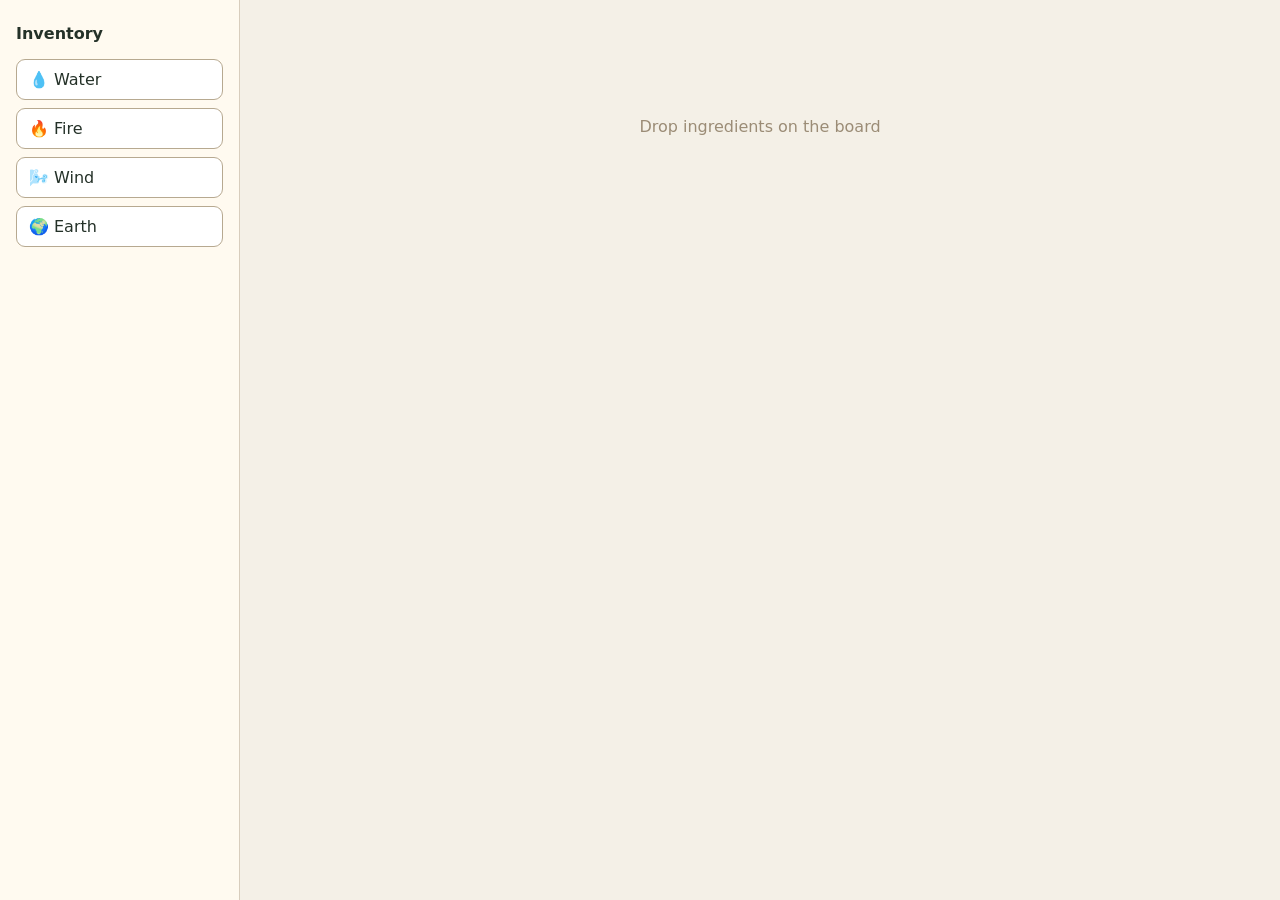
<file: jev_ultrafast/static/alchemy_fixture.html>
<!doctype html>
<html lang="en">
  <head>
    <meta charset="utf-8" />
    <meta name="viewport" content="width=device-width,initial-scale=1" />
    <title>TypeSafe Alchemy Fixture</title>
    <style>
      :root { font: 16px system-ui, sans-serif; color: #243128; background: #f4f0e7; }
      * { box-sizing: border-box; }
      body { margin: 0; min-height: 100vh; }
      main { display: grid; grid-template-columns: 240px 1fr; min-height: 100vh; }
      #sidebar { padding: 24px 16px; background: #fffaf0; border-right: 1px solid #d8cdbd; }
      #inventory { display: grid; gap: 8px; margin-top: 16px; }
      .item, .instance { border: 1px solid #b7a990; border-radius: 9px; background: white; padding: 10px 12px; }
      .item { cursor: grab; user-select: none; }
      .item:active { cursor: grabbing; }
      #instances { position: relative; min-height: 100vh; overflow: hidden; padding: 40px; }
      #instances::before { content: 'Drop ingredients on the board'; color: #9b8c76; position: absolute; left: 50%; top: 14%; transform: translate(-50%, -50%); pointer-events: none; }
      .instance { position: absolute; transform: translate(-50%, -50%); cursor: grab; }
      .instance-emoji, .item-emoji { margin-right: 5px; }
      #status { margin-top: 18px; min-height: 24px; color: #6c5d4b; }
    </style>
  </head>
  <body>
    <main class="container infinite-craft">
      <aside id="sidebar">
        <strong>Inventory</strong>
        <div id="inventory">
          <div class="item" data-item="true" data-item-emoji="💧" data-item-text="Water" data-item-id="water"><span class="item-emoji">💧</span>Water</div>
          <div class="item" data-item="true" data-item-emoji="🔥" data-item-text="Fire" data-item-id="fire"><span class="item-emoji">🔥</span>Fire</div>
          <div class="item" data-item="true" data-item-emoji="🌬️" data-item-text="Wind" data-item-id="wind"><span class="item-emoji">🌬️</span>Wind</div>
          <div class="item" data-item="true" data-item-emoji="🌍" data-item-text="Earth" data-item-id="earth"><span class="item-emoji">🌍</span>Earth</div>
        </div>
        <div id="status" role="status"></div>
      </aside>
      <section id="instances" aria-label="Crafting board"></section>
    </main>
    <script>
      const recipes = new Map([
        ['Fire|Water', ['Steam', '💨']],
        ['Earth|Water', ['Mud', '🟤']],
        ['Earth|Fire', ['Lava', '🌋']],
        ['Fire|Wind', ['Smoke', '💨']],
      ]);
      let nextInstance = 1;
      let pending = null;
      let dragging = null;
      const board = document.querySelector('#instances');
      const inventory = document.querySelector('#inventory');
      const status = document.querySelector('#status');
      const key = (a, b) => [a, b].sort().join('|');
      const makeInstance = (name, emoji) => {
        const element = document.createElement('div');
        element.className = 'instance';
        element.dataset.instance = 'true';
        element.style.left = `${20 + (nextInstance * 23) % 65}%`;
        element.style.top = `${28 + (nextInstance * 19) % 55}%`;
        element.innerHTML = `<span class="instance-emoji">${emoji}</span><span class="instance-text">${name}</span>`;
        element.dataset.instanceId = String(nextInstance++);
        board.append(element);
        return element;
      };
      const itemData = (element) => ({ name: element.dataset.itemText, emoji: element.dataset.itemEmoji });
      document.addEventListener('mousedown', event => {
        const item = event.target.closest('.item');
        if (!item) return;
        dragging = item;
        event.preventDefault();
      });
      document.addEventListener('mouseup', event => {
        if (!dragging) return;
        const source = itemData(dragging);
        const instance = event.target.closest('.instance');
        const onBoard = event.target.closest('#instances');
        if (!instance && onBoard && !pending) {
          pending = makeInstance(source.name, source.emoji);
          status.textContent = `Pending: ${source.name}`;
        } else if (instance && pending) {
          const other = instance.querySelector('.instance-text').textContent;
          const result = recipes.get(key(source.name, other));
          pending.remove();
          pending = null;
          if (result) {
            makeInstance(result[0], result[1]);
            status.textContent = `${source.name} + ${other} → ${result[0]}`;
            if (![...inventory.querySelectorAll('.item')].some(e => e.dataset.itemText === result[0])) {
              const item = document.createElement('div');
              item.className = 'item';
              item.dataset.item = 'true';
              item.dataset.itemEmoji = result[1];
              item.dataset.itemText = result[0];
              item.dataset.itemId = result[0].toLowerCase();
              item.innerHTML = `<span class="item-emoji">${result[1]}</span>${result[0]}`;
              inventory.append(item);
            }
          } else {
            status.textContent = `${source.name} + ${other} produced nothing`;
          }
        }
        dragging = null;
      });
    </script>
  </body>
</html>
</file>
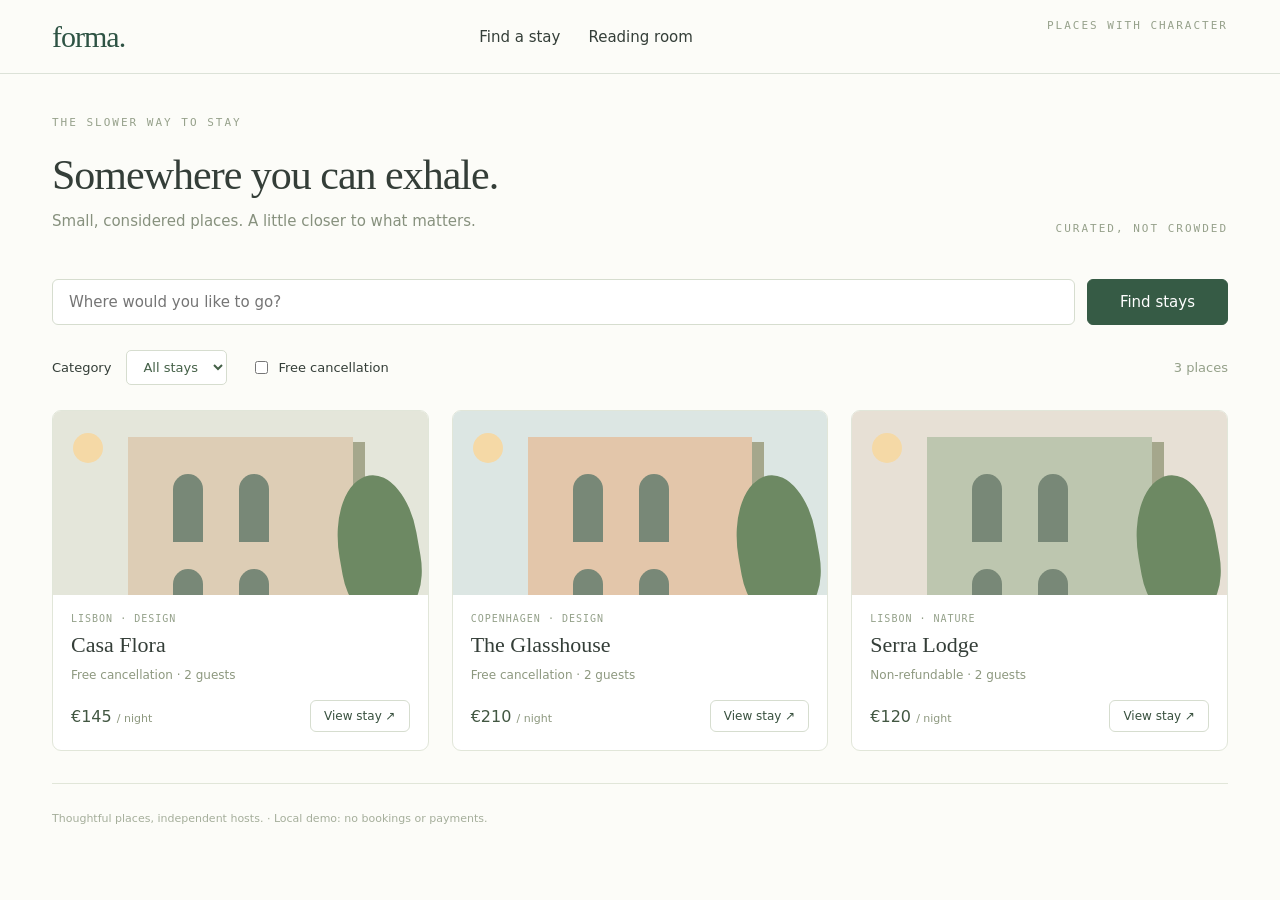
<file: jev_ultrafast/static/fixture.html>
<!doctype html>
<html lang="en">
  <head>
    <meta charset="utf-8" />
    <meta name="viewport" content="width=device-width,initial-scale=1" />
    <title>Forma · Find a place to slow down</title>
    <style>
      * {
        box-sizing: border-box;
      }
      body {
        margin: 0;
        font:
          15px system-ui,
          sans-serif;
        color: #343e38;
        background: #fcfcf8;
        -webkit-font-smoothing: antialiased;
      }
      header {
        height: 74px;
        border-bottom: 1px solid #dce2d8;
        display: flex;
        align-items: center;
        justify-content: space-between;
        padding: 0 52px;
      }
      .logo {
        font-family: Georgia, serif;
        font-size: 30px;
        letter-spacing: -1px;
        color: #2e5344;
      }
      nav {
        display: flex;
        gap: 28px;
      }
      a {
        color: inherit;
        text-decoration: none;
      }
      button,
      input,
      select {
        font: inherit;
      }
      button,
      a,
      select,
      input[type="checkbox"] {
        cursor: pointer;
      }
      button {
        background: white;
        border: 1px solid #d6ddcf;
        border-radius: 6px;
        padding: 10px 16px;
        color: #38503e;
      }
      button:hover {
        background: #edf2e8;
      }
      main {
        padding: 42px 52px;
      }
      h1 {
        font:
          42px Georgia,
          serif;
        margin: 0 0 10px;
        letter-spacing: -1px;
      }
      h2 {
        font:
          22px Georgia,
          serif;
        margin: 0;
      }
      p {
        line-height: 1.6;
        color: #87917e;
        margin: 8px 0 24px;
      }
      .topline {
        display: flex;
        justify-content: space-between;
        align-items: end;
      }
      .edition {
        font:
          11px ui-monospace,
          monospace;
        letter-spacing: 2px;
        color: #96a18b;
        margin-bottom: 22px;
      }
      .search {
        display: flex;
        gap: 12px;
        margin-top: 22px;
      }
      input[type="search"] {
        flex: 1;
        min-width: 0;
        border: 1px solid #d6ddcf;
        border-radius: 6px;
        padding: 13px 16px;
        background: white;
        color: #344c3c;
      }
      .search button {
        background: #365b45;
        color: white;
        padding: 10px 32px;
        border-color: #365b45;
      }
      .filters {
        display: flex;
        gap: 24px;
        align-items: center;
        margin: 25px 0;
        font-size: 13px;
      }
      .filters select {
        margin-left: 8px;
        padding: 8px 12px;
        border: 1px solid #d6ddcf;
        border-radius: 5px;
        background: white;
        color: #446047;
      }
      input[type="checkbox"] {
        accent-color: #42684b;
      }
      .filters label {
        display: flex;
        gap: 7px;
        align-items: center;
      }
      .filters .count {
        margin-left: auto;
        color: #94a089;
      }
      .grid {
        display: grid;
        grid-template-columns: repeat(3, 1fr);
        gap: 23px;
      }
      .card {
        border: 1px solid #e1e6d9;
        border-radius: 9px;
        overflow: hidden;
        background: white;
      }
      .photo {
        height: 184px;
        position: relative;
        overflow: hidden;
        background: #e4e6da;
      }
      .photo:before {
        content: "";
        position: absolute;
        left: 20%;
        top: 26px;
        width: 60%;
        height: 170px;
        background: #ddcdb5;
        box-shadow: 12px 5px 0 #a5a78c;
      }
      .photo:after {
        content: "";
        position: absolute;
        left: 32%;
        top: 63px;
        width: 30px;
        height: 68px;
        border-radius: 18px 18px 0 0;
        background: #788877;
        box-shadow:
          66px 0 #788877,
          0 95px #788877,
          66px 95px #788877;
      }
      .photo .tree {
        position: absolute;
        z-index: 1;
        bottom: -20px;
        right: 10px;
        width: 80px;
        height: 140px;
        border-radius: 65% 55% 45% 40%;
        background: #6d8963;
        transform: rotate(-10deg);
      }
      .photo .sun {
        position: absolute;
        left: 20px;
        top: 22px;
        width: 30px;
        height: 30px;
        border-radius: 50%;
        background: #f5d9a6;
      }
      .card:nth-child(2) .photo {
        background: #dce6e3;
      }
      .card:nth-child(2) .photo:before {
        background: #e3c6aa;
      }
      .card:nth-child(3) .photo {
        background: #e7e0d5;
      }
      .card:nth-child(3) .photo:before {
        background: #bdc6af;
      }
      .card-body {
        padding: 18px;
      }
      .location {
        font:
          10px ui-monospace,
          monospace;
        letter-spacing: 1px;
        color: #94a18a;
        margin-bottom: 8px;
      }
      .meta {
        font-size: 12px;
        margin: 10px 0 18px;
        color: #8d987f;
      }
      .card-bottom {
        display: flex;
        align-items: center;
        justify-content: space-between;
      }
      .price {
        font-size: 16px;
        color: #425742;
      }
      .price span {
        font-size: 11px;
        color: #8d987f;
      }
      .card-bottom button {
        font-size: 12px;
        padding: 8px 13px;
      }
      .empty {
        padding: 45px;
        text-align: center;
        border: 1px dashed #cbd6c2;
      }
      .detail {
        display: grid;
        grid-template-columns: 1fr 1fr;
        gap: 35px;
        margin-top: 20px;
      }
      .detail .photo {
        height: 370px;
        border-radius: 12px;
      }
      .detail .photo:before {
        width: 65%;
        height: 350px;
        top: 40px;
      }
      .detail .photo:after {
        top: 100px;
        left: 30%;
        width: 50px;
        height: 95px;
        box-shadow:
          105px 0 #788877,
          0 130px #788877,
          105px 130px #788877;
      }
      .detail-copy {
        padding-top: 28px;
      }
      .success {
        padding: 12px 16px;
        background: #edf3e5;
        color: #628250;
        border-radius: 6px;
        font-size: 13px;
        margin-top: 24px;
      }
      .articles {
        display: grid;
        gap: 18px;
      }
      .article {
        padding: 23px;
        border: 1px solid #dce3d4;
        border-radius: 7px;
        background: white;
      }
      .article a {
        display: block;
        font:
          23px Georgia,
          serif;
        color: #304c36;
      }
      .article p {
        margin: 10px 0 0;
      }
      .article-tag {
        font:
          10px ui-monospace,
          monospace;
        letter-spacing: 1px;
        color: #9aa58d;
        margin-bottom: 10px;
      }
      .article-content {
        max-width: 690px;
      }
      .article-content p {
        color: #5a6752;
        font-size: 17px;
      }
      .back {
        font-size: 13px;
        display: inline-block;
        margin-bottom: 20px;
      }
      .fixture-note {
        font-size: 10px;
        color: #a4ad9b;
        margin-top: 24px;
      }
      footer {
        font-size: 11px;
        color: #a5ae9b;
        padding-top: 28px;
        border-top: 1px solid #e1e6d9;
        margin-top: 32px;
      }
    </style>
  </head>
  <body>
    <header>
      <a href="#" class="logo" id="home">forma.</a>
      <nav>
        <a href="#" id="stays">Find a stay</a
        ><a href="#reading" id="reading">Reading room</a>
      </nav>
      <span class="edition">PLACES WITH CHARACTER</span>
    </header>
    <main id="content"></main>
    <script>
      const root = document.getElementById("content");
      let query = "",
        category = "all",
        free = false,
        searched = false;
      const places = [
        {
          name: "Casa Flora",
          city: "Lisbon",
          category: "Design",
          free: true,
          price: 145,
          description:
            "A quiet courtyard, warm terracotta, and light that stays all afternoon.",
        },
        {
          name: "The Glasshouse",
          city: "Copenhagen",
          category: "Design",
          free: true,
          price: 210,
          description: "An airy studio tucked into a green corner of the city.",
        },
        {
          name: "Serra Lodge",
          city: "Lisbon",
          category: "Nature",
          free: false,
          price: 120,
          description: "A hillside retreat for slower mornings and long walks.",
        },
      ];
      function art() {
        return '<div class="photo"><span class="sun"></span><span class="tree"></span></div>';
      }
      function travel() {
        document.title = "Forma · Find a place to slow down";
        root.innerHTML = `<div class="topline"><div><div class="edition">THE SLOWER WAY TO STAY</div><h1>Somewhere you can exhale.</h1><p>Small, considered places. A little closer to what matters.</p></div><div class="edition">CURATED, NOT CROWDED</div></div><form class="search" id="search"><input type="search" id="destination" name="destination" aria-label="Destination" placeholder="Where would you like to go?" autocomplete="off"><button type="submit">Find stays</button></form><div class="filters"><label>Category <select id="category" name="category" aria-label="Stay category"><option value="all">All stays</option><option value="Design">Design</option><option value="Nature">Nature</option><option value="Coastal">Coastal</option></select></label><label><input type="checkbox" id="free" name="cancellation"> Free cancellation</label><span class="count" id="count"></span></div><div class="grid" id="results"></div><footer>Thoughtful places, independent hosts. <span> · Local demo: no bookings or payments.</span></footer>`;
        document.getElementById("destination").value = query;
        document.getElementById("category").value = category;
        document.getElementById("free").checked = free;
        document.getElementById("search").onsubmit = (e) => {
          e.preventDefault();
          query = document.getElementById("destination").value;
          searched = true;
          results();
        };
        document.getElementById("category").onchange = (e) => {
          category = e.target.value;
          results();
        };
        document.getElementById("free").onchange = (e) => {
          free = e.target.checked;
          results();
        };
        results();
      }
      function results() {
        const rows = places.filter(
          (p) =>
            (!searched ||
              p.city.toLowerCase().includes(query.trim().toLowerCase())) &&
            (category === "all" || p.category === category) &&
            (!free || p.free),
        );
        document.getElementById("count").textContent =
          `${rows.length} places${searched ? " in " + query : ""}`;
        const target = document.getElementById("results");
        target.innerHTML = rows.length
          ? rows
              .map(
                (p) =>
                  `<article class="card">${art()}<div class="card-body"><div class="location">${p.city.toUpperCase()} · ${p.category.toUpperCase()}</div><h2>${p.name}</h2><div class="meta">${p.free ? "Free cancellation" : "Non-refundable"} · 2 guests</div><div class="card-bottom"><div class="price">€${p.price} <span>/ night</span></div><button type="button" data-place="${p.name}" aria-label="View ${p.name}">View stay ↗</button></div></div></article>`,
              )
              .join("")
          : '<div class="empty">No places match these filters. Try another destination or category.</div>';
        target
          .querySelectorAll("button")
          .forEach(
            (b) =>
              (b.onclick = () =>
                detail(places.find((p) => p.name === b.dataset.place))),
          );
      }
      function detail(p) {
        location.hash = p.name.toLowerCase().replaceAll(" ", "-");
        document.title = `${p.name} · Forma`;
        root.innerHTML = `<button type="button" class="back" id="back">← All stays</button><div class="detail">${art()}<div class="detail-copy"><div class="edition">${p.city.toUpperCase()} · ${p.category.toUpperCase()}</div><h1>${p.name}</h1><p>${p.description}</p><div class="price">€${p.price} <span>/ night · 2 guests</span></div><div class="success">${p.free ? "Free cancellation included" : "Non-refundable stay"}</div><p class="fixture-note">Your filters: ${category} · Free cancellation ${free ? "enabled" : "off"} · Destination ${query || "anywhere"}</p></div></div><footer>Local demo property. No reservation has been made.</footer>`;
        document.getElementById("back").onclick = () => {
          location.hash = "";
          travel();
        };
      }
      const articles = [
        {
          id: "choices",
          tag: "AGENTS · 6 MIN",
          title: "A browser is a choice, not a conversation",
          description:
            "How finite action sets turn visible elements into a fast browser control loop.",
        },
        {
          id: "latency",
          tag: "SYSTEMS · 4 MIN",
          title: "Where the milliseconds go",
          description:
            "Measuring network latency, model decisions, and page settling separately.",
        },
        {
          id: "uncertainty",
          tag: "RESEARCH · 5 MIN",
          title: "Confidence is not correctness",
          description:
            "What a peaked distribution can and cannot tell you about an outcome.",
        },
      ];
      function research() {
        document.title = "Forma · Reading room";
        root.innerHTML =
          '<div class="edition">NOTES FROM THE LAB</div><h1>Ideas worth opening.</h1><p>Small experiments in how software sees and acts.</p><div class="articles">' +
          articles
            .map(
              (a) =>
                `<article class="article"><div class="article-tag">${a.tag}</div><a href="#${a.id}" data-article="${a.id}">${a.title}</a><p>${a.description}</p></article>`,
            )
            .join("") +
          "</div><footer>Local reading fixture · Three original demo articles</footer>";
        root
          .querySelectorAll("[data-article]")
          .forEach((a) => (a.onclick = () => article(a.dataset.article)));
      }
      function article(id) {
        const a = articles.find((a) => a.id === id);
        document.title = a.title + " · Forma";
        root.innerHTML = `<button type="button" class="back" id="back">← Reading room</button><div class="article-content"><div class="edition">${a.tag}</div><h1>${a.title}</h1><p>${a.description}</p>${id === "choices" ? "<p>Observe the browser’s accessibility tree. Enumerate the actions that are actually available. Ask a choice model for the next action, execute it, then observe again.</p><p>Links, buttons, checkboxes, and dropdown values already form a finite vocabulary. Text fields need a separate value generator. The model chooses the field; a small language model supplies the words.</p><p>Freshness is part of correctness. Bind every decision to its observed page state. If the page changes before execution, discard the decision and observe again.</p>" : "<p>Measure the complete loop against an observable result. A valid action and a confident decision do not by themselves prove that the task succeeded.</p>"}</div><footer>End of article · Local demo content</footer>`;
        document.getElementById("back").onclick = research;
      }
      document.getElementById("home").onclick = (e) => {
        e.preventDefault();
        travel();
      };
      document.getElementById("stays").onclick = (e) => {
        e.preventDefault();
        travel();
      };
      document.getElementById("reading").onclick = research;
      new URLSearchParams(location.search).get("scenario") === "research"
        ? research()
        : travel();
    </script>
  </body>
</html>
</file>
